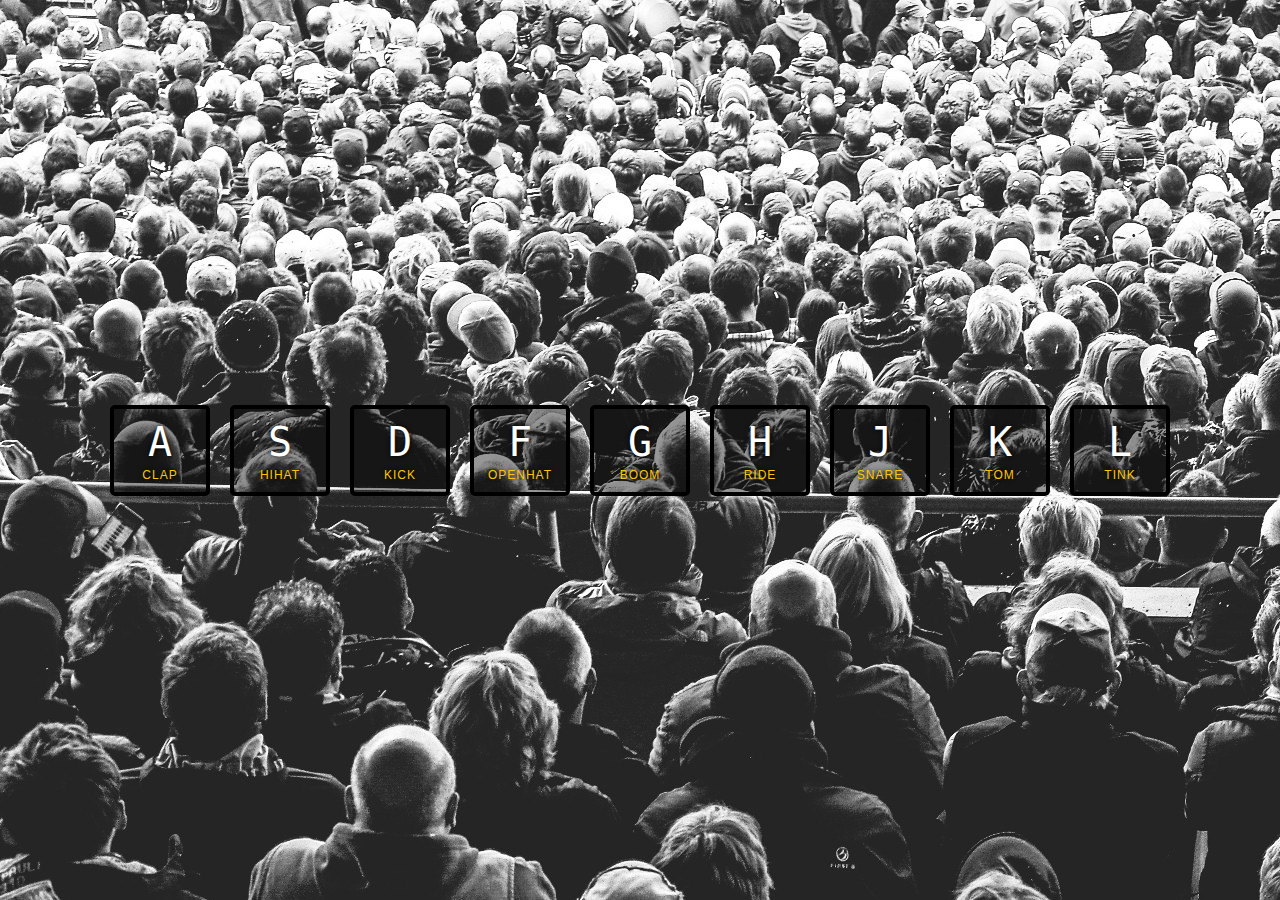
<file: 01-drum kit/index.html>
<!DOCTYPE html>
<html lang="en">
  <head>
    <meta charset="UTF-8" />
    <meta name="viewport" content="width=device-width, initial-scale=1.0" />
    <title>01-drum kit</title>
    <link rel="stylesheet" href="./style.css" />
  </head>
  <body>
    <div class="keys">
      <div data-key="65" class="key">
        <kbd>A</kbd>
        <span class="sound">clap</span>
      </div>
      <div data-key="83" class="key">
        <kbd>S</kbd>
        <span class="sound">hihat</span>
      </div>
      <div data-key="68" class="key">
        <kbd>D</kbd>
        <span class="sound">kick</span>
      </div>
      <div data-key="70" class="key">
        <kbd>F</kbd>
        <span class="sound">openhat</span>
      </div>
      <div data-key="71" class="key">
        <kbd>G</kbd>
        <span class="sound">boom</span>
      </div>
      <div data-key="72" class="key">
        <kbd>H</kbd>
        <span class="sound">ride</span>
      </div>
      <div data-key="74" class="key">
        <kbd>J</kbd>
        <span class="sound">snare</span>
      </div>
      <div data-key="75" class="key">
        <kbd>K</kbd>
        <span class="sound">tom</span>
      </div>
      <div data-key="76" class="key">
        <kbd>L</kbd>
        <span class="sound">tink</span>
      </div>
    </div>

    <audio data-key="65" src="sounds/clap.wav"></audio>
    <audio data-key="83" src="sounds/hihat.wav"></audio>
    <audio data-key="68" src="sounds/kick.wav"></audio>
    <audio data-key="70" src="sounds/openhat.wav"></audio>
    <audio data-key="71" src="sounds/boom.wav"></audio>
    <audio data-key="72" src="sounds/ride.wav"></audio>
    <audio data-key="74" src="sounds/snare.wav"></audio>
    <audio data-key="75" src="sounds/tom.wav"></audio>
    <audio data-key="76" src="sounds/tink.wav"></audio>

    <script src="01- drumkit.js"></script>
  </body>
</html>
</file>
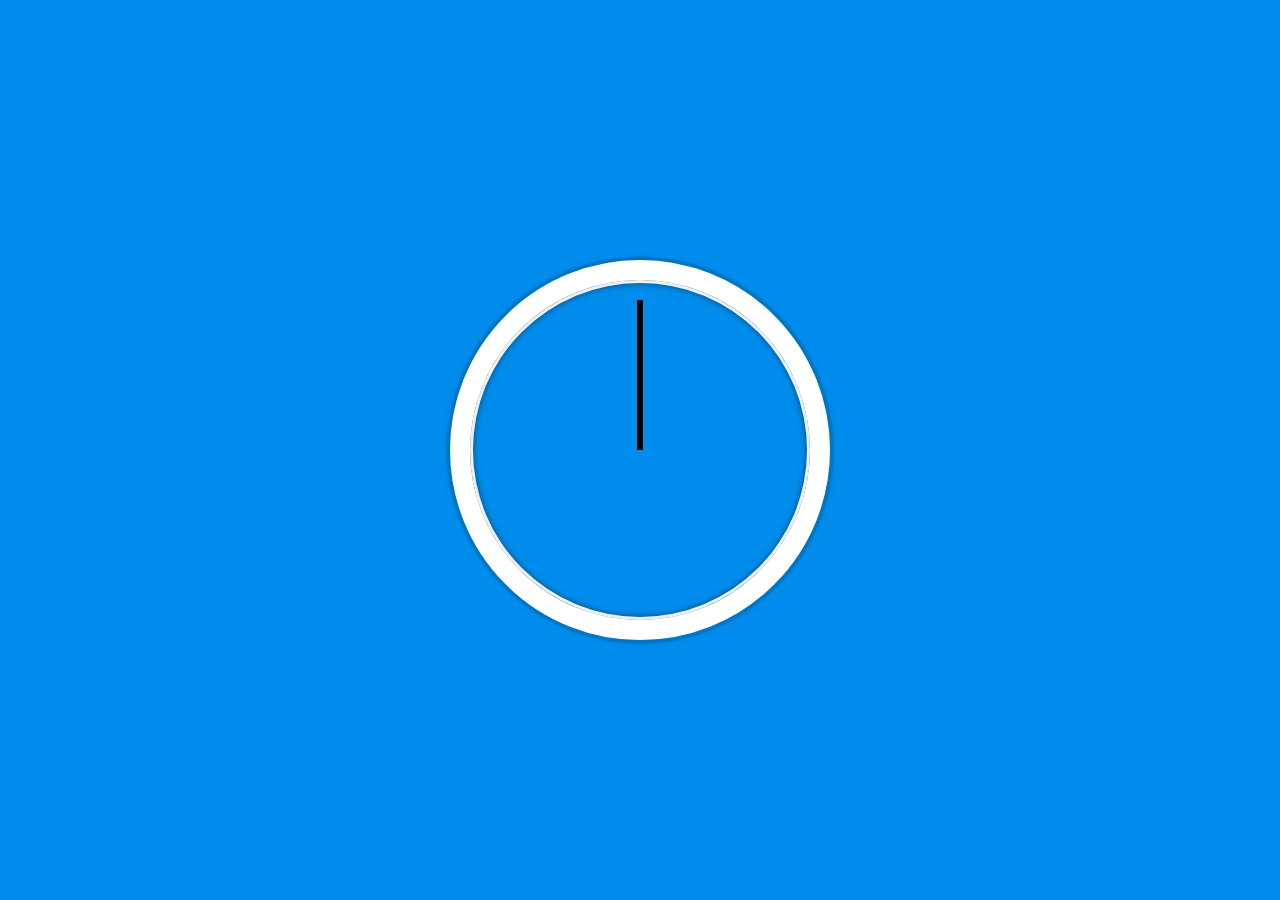
<file: 02-css clock/index.html>
<!DOCTYPE html>
<html lang="en">
  <head>
    <meta charset="UTF-8" />
    <meta name="viewport" content="width=device-width, initial-scale=1.0" />
    <title>Document</title>
    <link rel="stylesheet" href="style.css" />
  </head>
  <body>
    <div class="clock">
      <div class="clock-face">
        <div class="hand hour-hand"></div>
        <div class="hand min-hand"></div>
        <div class="hand second-hand"></div>
      </div>
    </div>

    <script src="./02-css clocl.js"></script>
  </body>
</html>
</file>
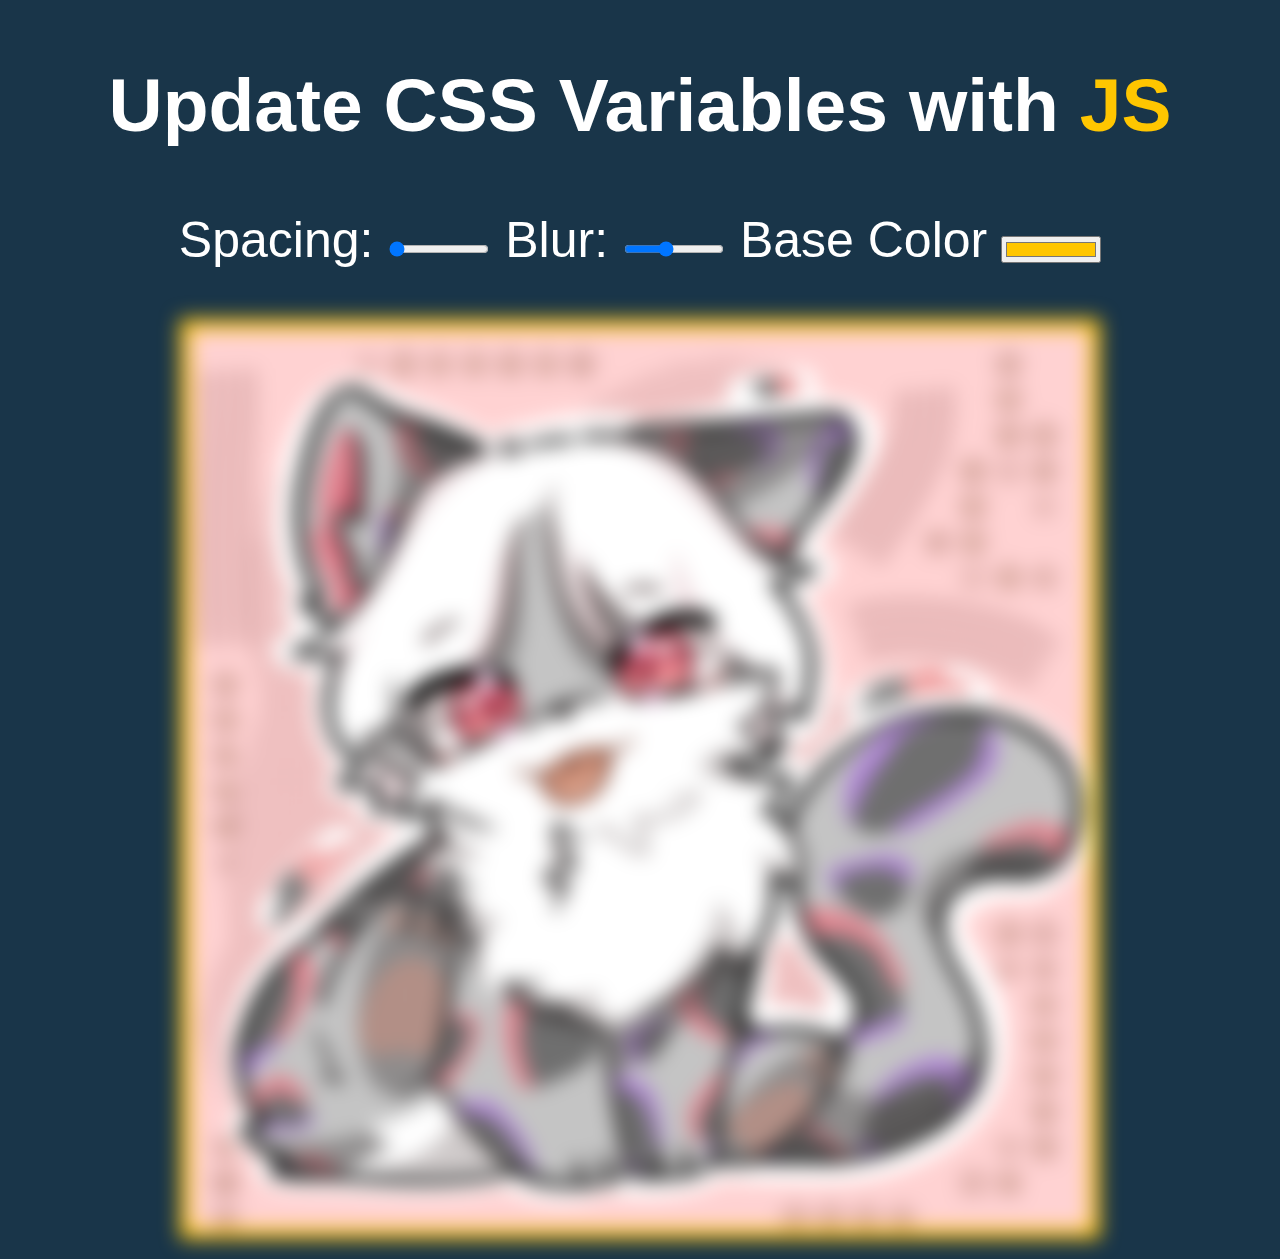
<file: 03-css variables/index-START.html>
<!DOCTYPE html>
<html lang="en">
  <head>
    <meta charset="UTF-8" />
    <title>Scoped CSS Variables and JS</title>
    <link rel="icon" href="https://fav.farm/🔥" />
    <link rel="stylesheet" href="./style.css" />
  </head>
  <body>
    <h2>Update CSS Variables with <span class="hl">JS</span></h2>

    <div class="controls">
      <label for="spacing">Spacing:</label>
      <input
        id="spacing"
        type="range"
        name="spacing"
        min="10"
        max="200"
        value="10"
        data-sizing="px"
      />

      <label for="blur">Blur:</label>
      <input
        id="blur"
        type="range"
        name="blur"
        min="0"
        max="25"
        value="10"
        data-sizing="px"
      />

      <label for="base">Base Color</label>
      <input id="base" type="color" name="base" value="#ffc600" />
    </div>

    <img src="./Khong_Co_Tieu_e484_20240723001607.png" style="width: 100vh" />

    <script src="./script.js"></script>
  </body>
</html>
</file>
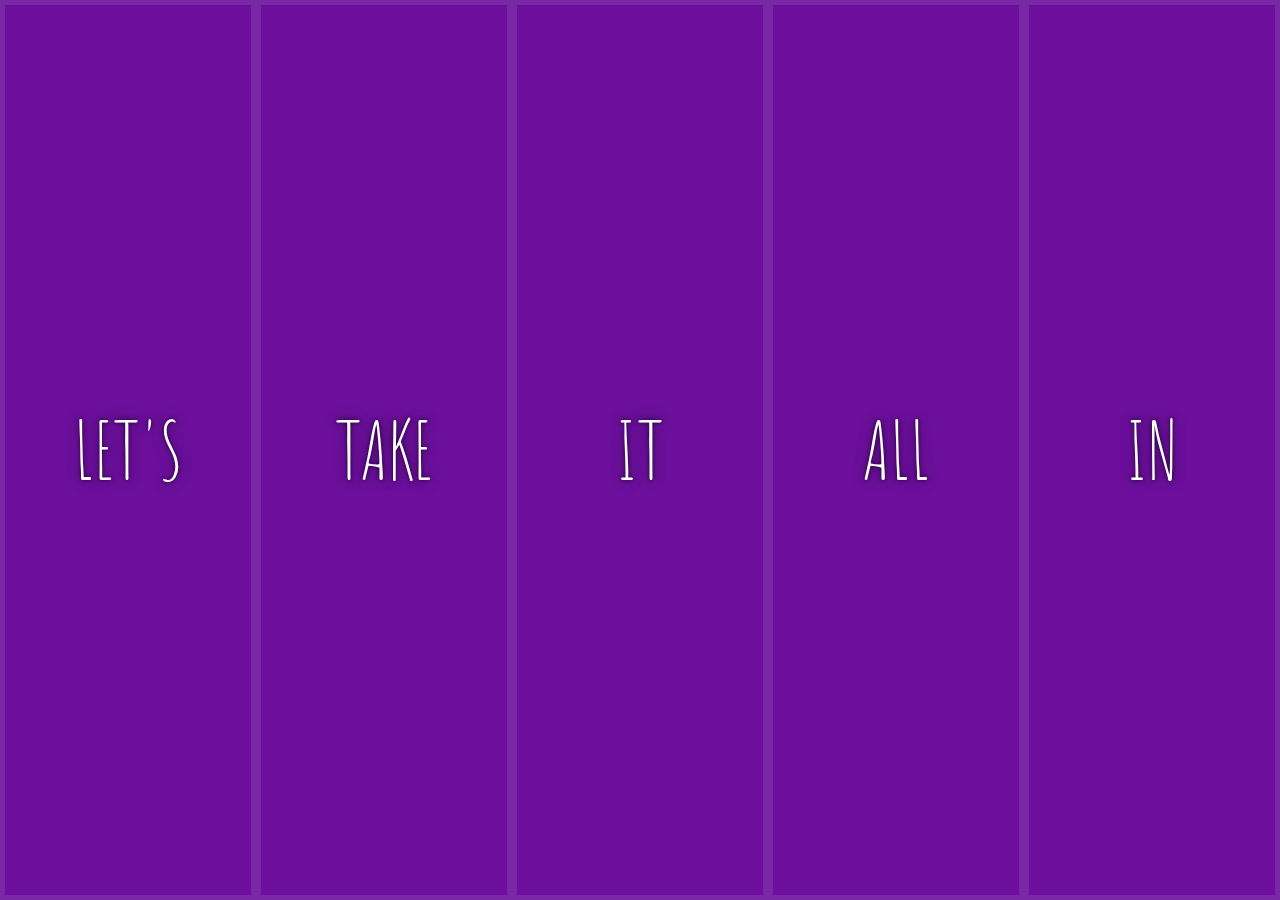
<file: 05 - Flex Panel Gallery/index-START.html>
<!DOCTYPE html>
<html lang="en">
  <head>
    <meta charset="UTF-8" />
    <title>Flex Panels 💪</title>
    <link
      href="https://fonts.googleapis.com/css?family=Amatic+SC"
      rel="stylesheet"
      type="text/css"
    />
    <link rel="icon" href="https://fav.farm/🔥" />
    <link rel="stylesheet" href="style.css" />
  </head>
  <body>
    <div class="panels">
      <div class="panel panel1">
        <p>Hey</p>
        <p>Let's</p>
        <p>Dance</p>
      </div>
      <div class="panel panel2">
        <p>Give</p>
        <p>Take</p>
        <p>Receive</p>
      </div>
      <div class="panel panel3">
        <p>Experience</p>
        <p>It</p>
        <p>Today</p>
      </div>
      <div class="panel panel4">
        <p>Give</p>
        <p>All</p>
        <p>You can</p>
      </div>
      <div class="panel panel5">
        <p>Life</p>
        <p>In</p>
        <p>Motion</p>
      </div>
    </div>

    <script src="./script.js"></script>
  </body>
</html>
</file>
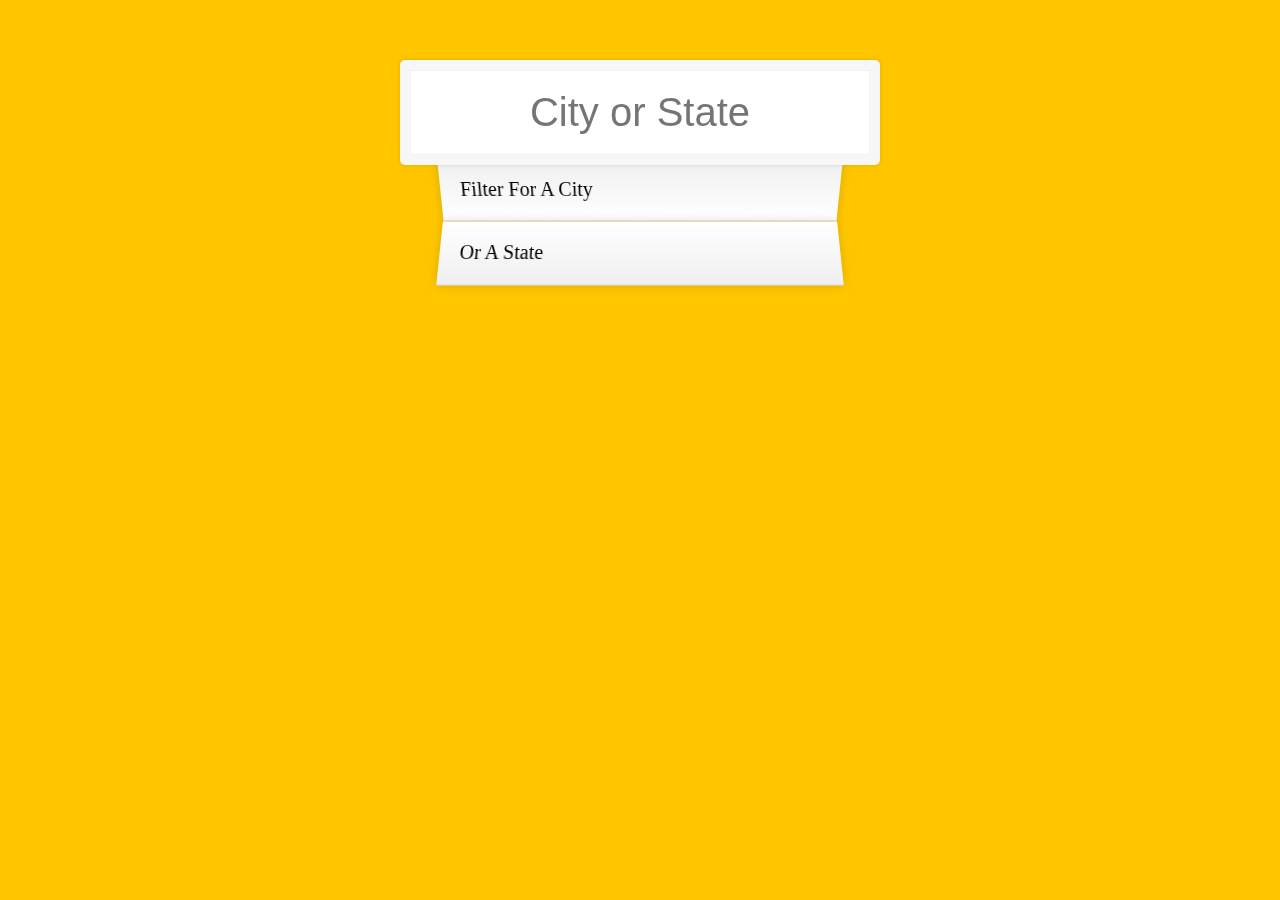
<file: 06 - Type Ahead/index-START.html>
<!DOCTYPE html>
<html lang="en">
  <head>
    <meta charset="UTF-8" />
    <title>Type Ahead 👀</title>
    <link rel="stylesheet" href="./style.css" />
    <link rel="icon" href="https://fav.farm/🔥" />
  </head>
  <body>
    <form class="search-form">
      <input type="text" class="search" placeholder="City or State" />
      <ul class="suggestions">
        <li>Filter for a city</li>
        <li>or a state</li>
      </ul>
    </form>
    <script src="./script.js"></script>
  </body>
</html>
</file>
<file: 01-drum kit/style.css>
* {
  margin: 0;
  padding: 0;
  box-sizing: border-box;
}

html {
  font-size: 62.5%;
  font-family: sans-serif;
  background: url(background.jpg);
}

body {
  font-size: 1.6rem;
}

.keys {
  display: flex;
  min-height: 100vh;
  justify-content: center;
  align-items: center;
}

.key {
  border: 0.4rem solid black;
  border-radius: 0.5rem;
  margin: 1rem;
  font-size: 1.5rem;
  padding: 1rem 0.5rem;
  transition: all 0.07s ease;
  width: 10rem;
  text-align: center;
  color: white;
  background: rgba(0, 0, 0, 0.4);
  text-shadow: 0 0 0.5rem black;
}

.playing {
  transform: scale(1.1);
  border-color: #ffc600;
  box-shadow: 0 0 1rem #ffc600;
}

kbd {
  display: block;
  font-size: 4rem;
}

.sound {
  font-size: 1.2rem;
  text-transform: uppercase;
  letter-spacing: 0.1rem;
  color: #ffc600;
}
</file>
<file: 02-css clock/style.css>
* {
  padding: 0;
  margin: 0;
}
html {
  background: #018ded url(https://unsplash.it/1500/1000?image=881&blur=5);
  background-size: cover;
  font-family: "helvetica neue";
  text-align: center;
  font-size: 62.5%;
}

body {
  margin: 0;
  font-size: 2rem;
  display: flex;
  flex: 1;
  min-height: 100vh;
  align-items: center;
}

.clock {
  width: 30rem;
  height: 30rem;
  border: 20px solid white;
  border-radius: 50%;
  margin: 50px auto;
  position: relative;
  padding: 2rem;
  box-shadow: 0 0 0 4px rgba(0, 0, 0, 0.1), inset 0 0 0 3px #efefef,
    inset 0 0 10px black, 0 0 10px rgba(0, 0, 0, 0.2);
}

.clock-face {
  position: relative;
  width: 100%;
  height: 100%;
  transform: translateY(-3px); /* account for the height of the clock hands */
}

.hand {
  width: 50%;
  height: 6px;
  background: black;
  position: absolute;
  top: 50%;
  transform-origin: 100%;
  transform: rotate(90deg);
  transition: all 0.5s;
}
</file>
<file: 03-css variables/style.css>
:root {
  --base: #ffc600;
  --spacing: 10px;
  --blur: 10px;
}

img {
  padding: var(--spacing);
  background: var(--base);
  filter: blur(var(--blur));
}

.hl {
  color: var(--base);
}

/*
      misc styles, nothing to do with CSS variables
    */

body {
  text-align: center;
  background: #193549;
  color: white;
  font-family: "helvetica neue", sans-serif;
  font-weight: 100;
  font-size: 50px;
}

.controls {
  margin-bottom: 50px;
}

input {
  width: 100px;
}
</file>
<file: 05 - Flex Panel Gallery/style.css>
html {
  box-sizing: border-box;
  background: #ffc600;
  font-family: "helvetica neue";
  font-size: 20px;
  font-weight: 200;
}

body {
  margin: 0;
}

*,
*:before,
*:after {
  box-sizing: inherit;
}

.panels {
  min-height: 100vh;
  overflow: hidden;
  display: flex;
}

.panel {
  background: #6b0f9c;
  box-shadow: inset 0 0 0 5px rgba(255, 255, 255, 0.1);
  color: white;
  text-align: center;
  align-items: center;
  /* Safari transitionend event.propertyName === flex */
  /* Chrome + FF transitionend event.propertyName === flex-grow */
  transition: font-size 0.7s cubic-bezier(0.61, -0.19, 0.7, -0.11),
    flex 0.7s cubic-bezier(0.61, -0.19, 0.7, -0.11), background 0.2s;
  font-size: 20px;
  background-size: cover;
  background-position: center;
  justify-content: center;
  align-items: center;
  flex: 1;
  display: flex;
  flex-direction: column;
}

.panel1 {
  background-image: url(https://source.unsplash.com/gYl-UtwNg_I/1500x1500);
}
.panel2 {
  background-image: url(https://source.unsplash.com/rFKUFzjPYiQ/1500x1500);
}
.panel3 {
  background-image: url(https://images.unsplash.com/photo-1465188162913-8fb5709d6d57?ixlib=rb-0.3.5&q=80&fm=jpg&crop=faces&cs=tinysrgb&w=1500&h=1500&fit=crop&s=967e8a713a4e395260793fc8c802901d);
}
.panel4 {
  background-image: url(https://source.unsplash.com/ITjiVXcwVng/1500x1500);
}
.panel5 {
  background-image: url(https://source.unsplash.com/3MNzGlQM7qs/1500x1500);
}

/* Flex Children */
.panel > * {
  margin: 0;
  width: 100%;
  transition: transform 0.5s;
  /* border: 1px solid red; */
  flex: 1 0 auto;
  display: flex;
  justify-content: center;
  align-items: center;
}
.panel > *:first-child {
  transform: translateY(-100%);
}
.panel.open-active > *:first-child {
  transform: translateY(0);
}
.panel > *:last-child {
  transform: translateY(100%);
}
.panel.open-active > *:last-child {
  transform: translateY(0);
}

.panel p {
  text-transform: uppercase;
  font-family: "Amatic SC", cursive;
  text-shadow: 0 0 4px rgba(0, 0, 0, 0.72), 0 0 14px rgba(0, 0, 0, 0.45);
  font-size: 2em;
}

.panel p:nth-child(2) {
  font-size: 4em;
}

.panel.open {
  font-size: 40px;
  flex: 5;
}
</file>
<file: 06 - Type Ahead/style.css>
html {
  box-sizing: border-box;
  background: #ffc600;
  font-family: 'helvetica neue';
  font-size: 20px;
  font-weight: 200;
}

*, *:before, *:after {
  box-sizing: inherit;
}

input {
  width: 100%;
  padding: 20px;
}

.search-form {
  max-width: 400px;
  margin: 50px auto;
}

input.search {
  margin: 0;
  text-align: center;
  outline: 0;
  border: 10px solid #F7F7F7;
  width: 120%;
  left: -10%;
  position: relative;
  top: 10px;
  z-index: 2;
  border-radius: 5px;
  font-size: 40px;
  box-shadow: 0 0 5px rgba(0, 0, 0, 0.12), inset 0 0 2px rgba(0, 0, 0, 0.19);
}

.suggestions {
  margin: 0;
  padding: 0;
  position: relative;
  /*perspective: 20px;*/
}

.suggestions li {
  background: white;
  list-style: none;
  border-bottom: 1px solid #D8D8D8;
  box-shadow: 0 0 10px rgba(0, 0, 0, 0.14);
  margin: 0;
  padding: 20px;
  transition: background 0.2s;
  display: flex;
  justify-content: space-between;
  text-transform: capitalize;
}

.suggestions li:nth-child(even) {
  transform: perspective(100px) rotateX(3deg) translateY(2px) scale(1.001);
  background: linear-gradient(to bottom,  #ffffff 0%,#EFEFEF 100%);
}

.suggestions li:nth-child(odd) {
  transform: perspective(100px) rotateX(-3deg) translateY(3px);
  background: linear-gradient(to top,  #ffffff 0%,#EFEFEF 100%);
}

span.population {
  font-size: 15px;
}

.hl {
  background: #ffc600;
}
</file>
